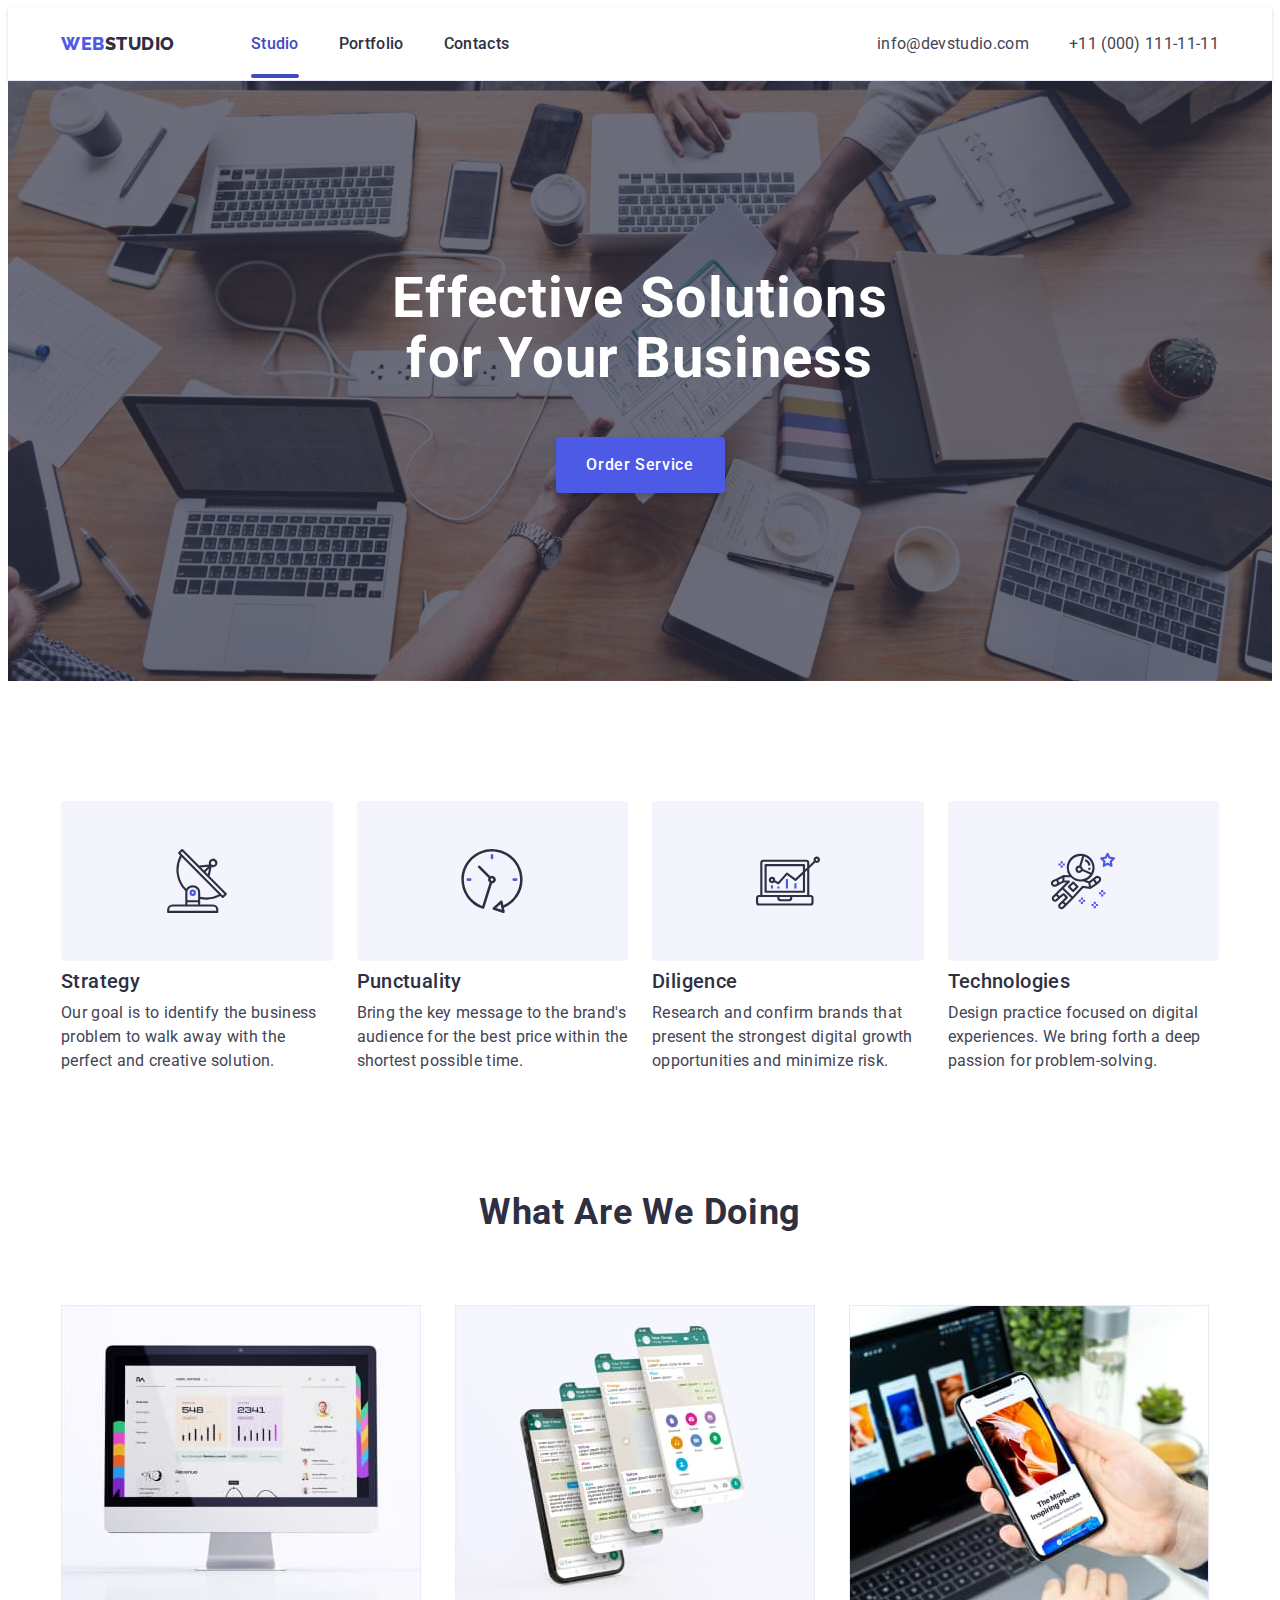
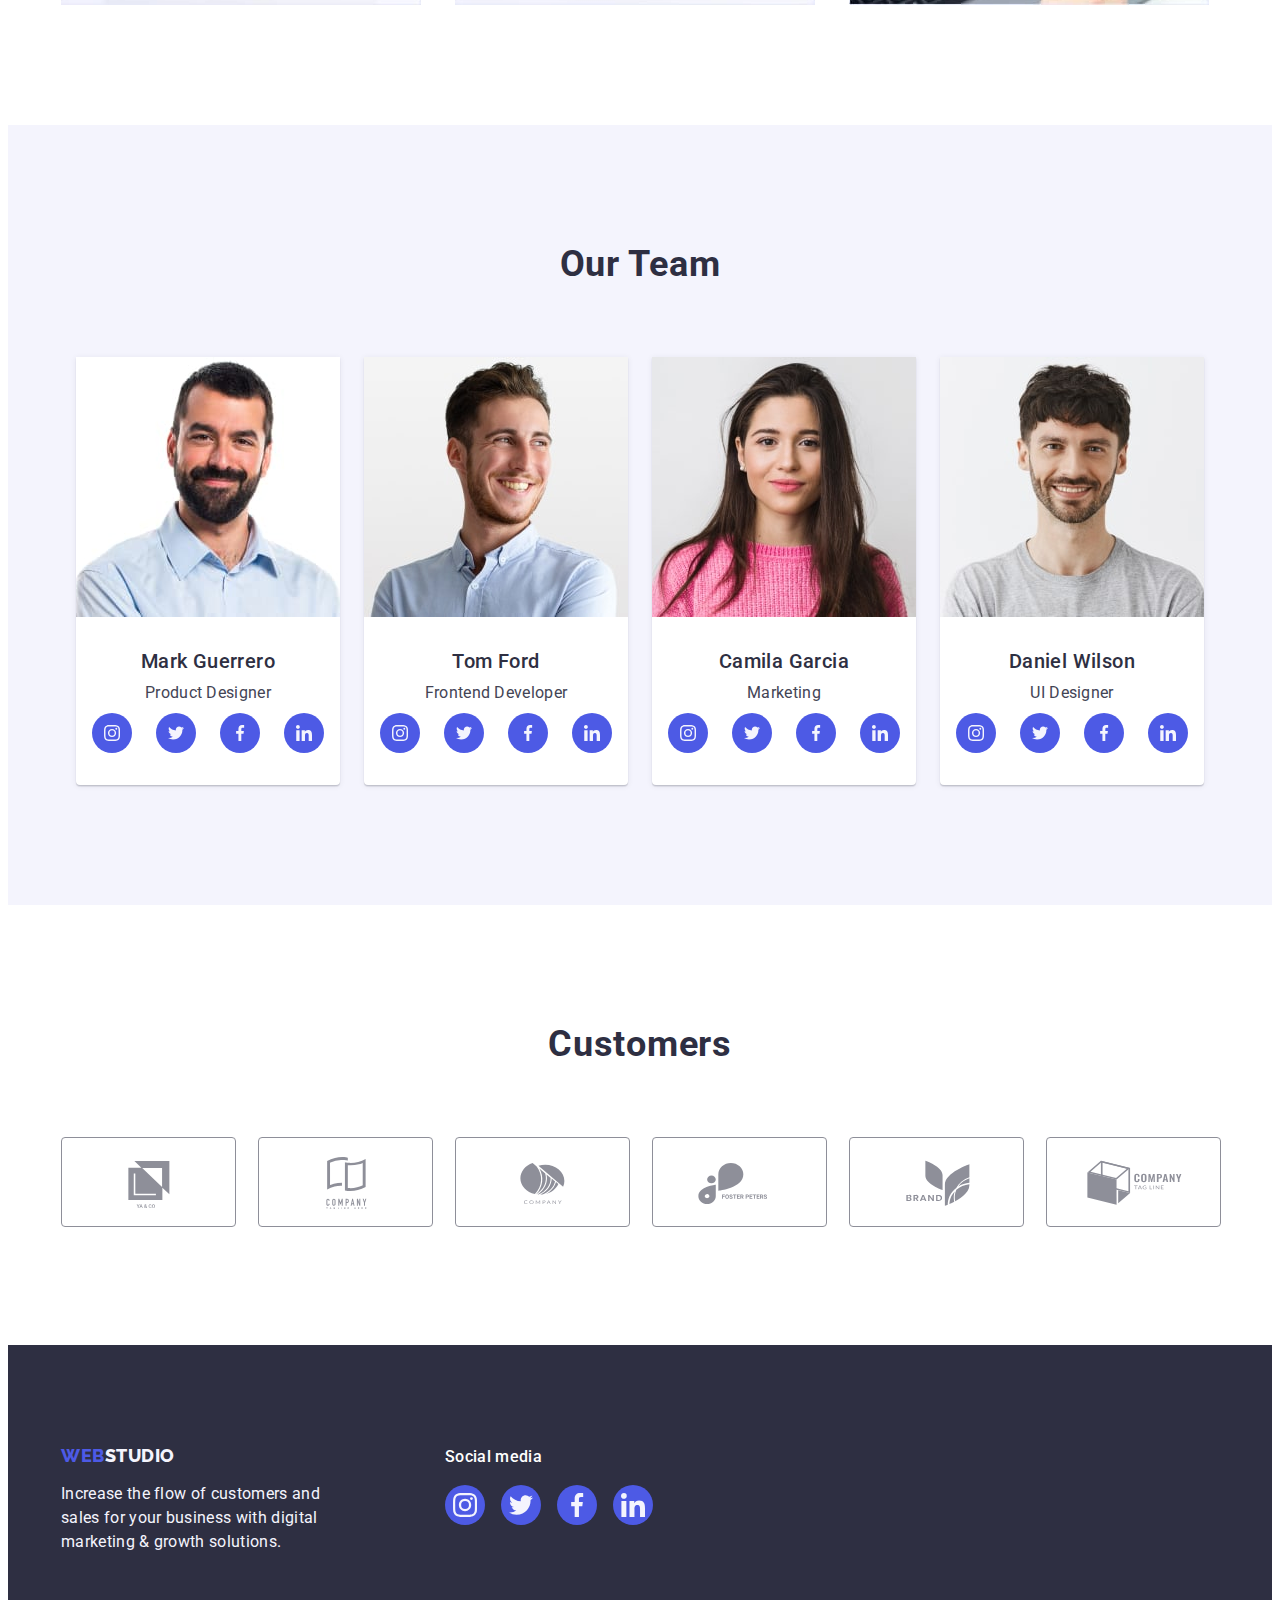
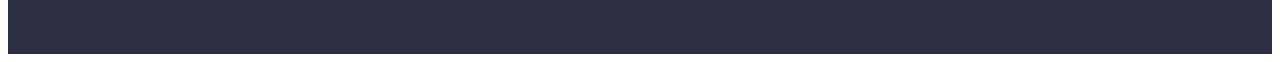
<file: index.html>
<!DOCTYPE html>
<html lang="en">
  <head>
    <meta charset="UTF-8" />
    <meta
      name="viewport"
      content="width=device-width, initial-scale=1.0"
    />
    <title>WebStudio</title>
    <!-- NORMALIZE NORMALIZE NORMALIZE NORMALIZE-->
    <link
      rel="stylesheet"
      href="https://cdnjs.cloudflare.com/ajax/libs/modern-normalize/2.0.0/modern-normalize.min.css"
      integrity="sha512-4xo8blKMVCiXpTaLzQSLSw3KFOVPWhm/TRtuPVc4WG6kUgjH6J03IBuG7JZPkcWMxJ5huwaBpOpnwYElP/m6wg=="
      crossorigin="anonymous"
      referrerpolicy="no-referrer"
    />
    <!-- FONTS FONTS FONTS FONTS FONTS -->
    <link rel="stylesheet" href="./css/style.css" />
    <link
      rel="preconnect"
      href="https://fonts.googleapis.com"
    />
    <link
      rel="preconnect"
      href="https://fonts.gstatic.com"
      crossorigin
    />
    <link
      href="https://fonts.googleapis.com/css2?family=Raleway:wght@800&family=Roboto:wght@400;500;700&display=swap"
      rel="stylesheet"
    />
  </head>
  <body>
    <!-- HEADER -->
    <header class="header">
      <div class="container header-section">
        <nav class="header-navigation list">
          <a class="header-logo link" href="./index.html"
            >Web<span class="header-logo-color"
              >Studio</span
            ></a
          >
          <ul class="header-list list">
            <li class="header-menu-item">
              <a
                class="header-link-menu current link"
                href="./index.html"
                >Studio</a
              >
            </li>
            <li class="header-menu-item">
              <a
                class="header-link-menu link"
                href="./portfolio.html"
                >Portfolio</a
              >
            </li>
            <li class="header-menu-item">
              <a class="header-link-menu link" href=""
                >Contacts</a
              >
            </li>
          </ul>
        </nav>
        <address class="header-address">
          <ul class="header-address-list list">
            <li class="header-address-item">
              <a
                class="header-link-address link"
                href="mailto:info@devstudio.com"
              >
                info@devstudio.com</a
              >
            </li>
            <li class="header-address-item">
              <a
                class="header-link-address link"
                href="tel:+110001111111"
                >+11 (000) 111-11-11</a
              >
            </li>
          </ul>
        </address>
      </div>
    </header>

    <main>
      <!------------------------ HERO ------------------------>
      <section class="hero">
        <div class="container">
          <h1 class="hero-title">
            Effective Solutions for Your Business
          </h1>
          <button
            type="button"
            class="main-button"
            data-modal-open
          >
            Order Service
          </button>
        </div>
      </section>
      <!-- 2 ADVANTAGES -->
      <section class="advantage">
        <div class="container">
          <h2 class="visually-hidden">Adnantage</h2>
          <ul class="advantage-list list">
            <li class="advantage-item">
              <div class="container-icon-advantages">
                <svg
                  class="advantage-icon"
                  width="64"
                  height="64"
                >
                  <use
                    href="./images/icons.svg#icon-antenna-1"
                  ></use>
                </svg>
              </div>
              <h3 class="advantage-subtitle">Strategy</h3>
              <p class="advantage-item-text">
                Our goal is to identify the business problem
                to walk away with the perfect and creative
                solution.
              </p>
            </li>
            <li class="advantage-item">
              <div class="container-icon-advantages">
                <svg
                  class="advantage-icon"
                  width="64"
                  height="64"
                >
                  <use
                    href="./images/icons.svg#icon-clock-1"
                  ></use>
                </svg>
              </div>
              <h3 class="advantage-subtitle">
                Punctuality
              </h3>
              <p class="advantage-item-text">
                Bring the key message to the brand's
                audience for the best price within the
                shortest possible time.
              </p>
            </li>
            <li class="advantage-item">
              <div class="container-icon-advantages">
                <svg
                  class="advantage-icon"
                  width="64"
                  height="64"
                >
                  <use
                    href="./images/icons.svg#icon-diagram-1"
                  ></use>
                </svg>
              </div>
              <h3 class="advantage-subtitle">Diligence</h3>
              <p class="advantage-item-text">
                Research and confirm brands that present the
                strongest digital growth opportunities and
                minimize risk.
              </p>
            </li>
            <li class="advantage-item">
              <div class="container-icon-advantages">
                <svg
                  class="advantage-icon"
                  width="64"
                  height="64"
                >
                  <use
                    href="./images/icons.svg#icon-astronaut-1"
                  ></use>
                </svg>
              </div>
              <h3 class="advantage-subtitle">
                Technologies
              </h3>
              <p class="advantage-item-text">
                Design practice focused on digital
                experiences. We bring forth a deep passion
                for problem-solving.
              </p>
            </li>
          </ul>
        </div>
      </section>
      <!-- 3 ABOUT US -->
      <section class="about">
        <div class="container">
          <h2 class="about-subtitle">What are we doing</h2>
          <ul class="about-list list">
            <li class="about-item">
              <img
                src="./images/img1.jpg"
                alt="Notebook"
                width="360"
                height="300"
              />
            </li>
            <li class="about-item">
              <img
                src="./images/img2.jpg"
                alt="Phones"
                width="360"
                height="300"
              />
            </li>
            <li class="about-item">
              <img
                src="./images/img3.jpg"
                alt="Notebook"
                width="360"
                height="300"
              />
            </li>
          </ul>
        </div>
      </section>
      <!-- 4 OUR TEAM -->
      <section class="team">
        <div class="container">
          <h2 class="team-people">Our Team</h2>
          <ul class="team-list list">
            <li class="team-item">
              <img
                src="./images/img-team0.jpg"
                alt="Mark Guerrero"
                width="264"
                height="260"
              />
              <div class="container-card-names">
                <h3 class="team-names">Mark Guerrero</h3>
                <p class="team-item-text">
                  Product Designer
                </p>
                <ul class="social-list-icon list">
                  <li class="social-item-icon">
                    <a
                      class="social-links link"
                      href="https://www.instagram.com/"
                      target="_blank"
                    >
                      <svg
                        class="card-icons"
                        width="16"
                        height="16"
                      >
                        <use
                          href="./images/icons.svg#icon-instagram-2"
                        ></use>
                      </svg>
                    </a>
                  </li>
                  <li class="social-item-icon">
                    <a
                      class="social-links link"
                      href="https://twitter.com/"
                      target="_blank"
                    >
                      <svg
                        class="card-icons"
                        width="16"
                        height="16"
                      >
                        <use
                          href="./images/icons.svg#icon-twitter-1"
                        ></use>
                      </svg>
                    </a>
                  </li>
                  <li class="social-item-icon">
                    <a
                      class="social-links link"
                      href="https://www.facebook.com/"
                      target="_blank"
                    >
                      <svg
                        class="card-icons"
                        width="16"
                        height="16"
                      >
                        <use
                          href="./images/icons.svg#icon-facebook-1"
                        ></use>
                      </svg>
                    </a>
                  </li>
                  <li class="social-item-icon">
                    <a
                      class="social-links link"
                      href="https://www.linkedin.com/"
                      target="_blank"
                    >
                      <svg
                        class="card-icons"
                        width="16"
                        height="16"
                      >
                        <use
                          href="./images/icons.svg#icon-linkedin-1"
                        ></use>
                      </svg>
                    </a>
                  </li>
                </ul>
              </div>
            </li>
            <li class="team-item">
              <img
                src="./images/img-team1.jpg"
                alt="Tom Ford"
                width="264"
                height="260"
              />
              <div class="container-card-names">
                <h3 class="team-names">Tom Ford</h3>
                <p class="team-item-text">
                  Frontend Developer
                </p>
                <ul class="social-list-icon list">
                  <li class="social-item-icon">
                    <a
                      class="social-links link"
                      href="https://www.instagram.com/"
                      target="_blank"
                    >
                      <svg
                        class="card-icons"
                        width="16"
                        height="16"
                      >
                        <use
                          href="./images/icons.svg#icon-instagram-2"
                        ></use>
                      </svg>
                    </a>
                  </li>
                  <li class="social-item-icon">
                    <a
                      class="social-links link"
                      href="https://twitter.com/"
                      target="_blank"
                    >
                      <svg
                        class="card-icons"
                        width="16"
                        height="16"
                      >
                        <use
                          href="./images/icons.svg#icon-twitter-1"
                        ></use>
                      </svg>
                    </a>
                  </li>
                  <li class="social-item-icon">
                    <a
                      class="social-links link"
                      href="https://www.facebook.com/"
                      target="_blank"
                    >
                      <svg
                        class="card-icons"
                        width="16"
                        height="16"
                      >
                        <use
                          href="./images/icons.svg#icon-facebook-1"
                        ></use>
                      </svg>
                    </a>
                  </li>
                  <li class="social-item-icon">
                    <a
                      class="social-links link"
                      href="https://www.linkedin.com/"
                      target="_blank"
                    >
                      <svg
                        class="card-icons"
                        width="16"
                        height="16"
                      >
                        <use
                          href="./images/icons.svg#icon-linkedin-1"
                        ></use>
                      </svg>
                    </a>
                  </li>
                </ul>
              </div>
            </li>
            <li class="team-item">
              <img
                src="./images/img-team2.jpg"
                alt="Camila Garcia"
                width="264"
                height="260"
              />
              <div class="container-card-names">
                <h3 class="team-names">Camila Garcia</h3>
                <p class="team-item-text">Marketing</p>
                <ul class="social-list-icon list">
                  <li class="social-item-icon">
                    <a
                      class="social-links link"
                      href="https://www.instagram.com/"
                      target="_blank"
                    >
                      <svg
                        class="card-icons"
                        width="16"
                        height="16"
                      >
                        <use
                          href="./images/icons.svg#icon-instagram-2"
                        ></use>
                      </svg>
                    </a>
                  </li>
                  <li class="social-item-icon">
                    <a
                      class="social-links link"
                      href="https://twitter.com/"
                      target="_blank"
                    >
                      <svg
                        class="card-icons"
                        width="16"
                        height="16"
                      >
                        <use
                          href="./images/icons.svg#icon-twitter-1"
                        ></use>
                      </svg>
                    </a>
                  </li>
                  <li class="social-item-icon">
                    <a
                      class="social-links link"
                      href="https://www.facebook.com/"
                      target="_blank"
                    >
                      <svg
                        class="card-icons"
                        width="16"
                        height="16"
                      >
                        <use
                          href="./images/icons.svg#icon-facebook-1"
                        ></use>
                      </svg>
                    </a>
                  </li>
                  <li class="social-item-icon">
                    <a
                      class="social-links link"
                      href="https://www.linkedin.com/"
                      target="_blank"
                    >
                      <svg
                        class="card-icons"
                        width="16"
                        height="16"
                      >
                        <use
                          href="./images/icons.svg#icon-linkedin-1"
                        ></use>
                      </svg>
                    </a>
                  </li>
                </ul>
              </div>
            </li>
            <li class="team-item">
              <img
                src="./images/img-team3.jpg"
                alt="Daniel Wilson"
                width="264"
                height="260"
              />
              <div class="container-card-names">
                <h3 class="team-names">Daniel Wilson</h3>
                <p class="team-item-text">UI Designer</p>
                <ul class="social-list-icon list">
                  <li class="social-item-icon">
                    <a
                      class="social-links link"
                      href="https://www.instagram.com/"
                      target="_blank"
                    >
                      <svg
                        class="card-icons"
                        width="16"
                        height="16"
                      >
                        <use
                          href="./images/icons.svg#icon-instagram-2"
                        ></use>
                      </svg>
                    </a>
                  </li>
                  <li class="social-item-icon">
                    <a
                      class="social-links link"
                      href="https://twitter.com/"
                      target="_blank"
                    >
                      <svg
                        class="card-icons"
                        width="16"
                        height="16"
                      >
                        <use
                          href="./images/icons.svg#icon-twitter-1"
                        ></use>
                      </svg>
                    </a>
                  </li>
                  <li class="social-item-icon">
                    <a
                      class="social-links link"
                      href="https://www.facebook.com/"
                      target="_blank"
                    >
                      <svg
                        class="card-icons"
                        width="16"
                        height="16"
                      >
                        <use
                          href="./images/icons.svg#icon-facebook-1"
                        ></use>
                      </svg>
                    </a>
                  </li>
                  <li class="social-item-icon">
                    <a
                      class="social-links link"
                      href="https://www.linkedin.com/"
                      target="_blank"
                    >
                      <svg
                        class="card-icons"
                        width="16"
                        height="16"
                      >
                        <use
                          href="./images/icons.svg#icon-linkedin-1"
                        ></use>
                      </svg>
                    </a>
                  </li>
                </ul>
              </div>
            </li>
          </ul>
        </div>
      </section>
      <!-- 5 CUSTOMERS -->
      <section class="customer">
        <div class="container">
          <h2 class="customer-title">Customers</h2>
          <ul class="customer-list list">
            <li class="customer-item">
              <a
                class="customer-link link"
                href="./index.html"
              >
                <svg
                  class="customer-icons"
                  width="104"
                  height="56"
                >
                  <use
                    href="./images/icons.svg#icon-Logo"
                  ></use>
                </svg>
              </a>
            </li>
            <li class="customer-item">
              <a
                class="customer-link link"
                href="./index.html"
              >
                <svg
                  class="customer-icons"
                  width="104"
                  height="56"
                >
                  <use
                    href="./images/icons.svg#icon-Logo-1"
                  ></use>
                </svg>
              </a>
            </li>
            <li class="customer-item">
              <a
                class="customer-link link"
                href="./index.html"
              >
                <svg
                  class="customer-icons"
                  width="104"
                  height="56"
                >
                  <use
                    href="./images/icons.svg#icon-Logo-2"
                  ></use>
                </svg>
              </a>
            </li>
            <li class="customer-item">
              <a
                class="customer-link link"
                href="./index.html"
              >
                <svg
                  class="customer-icons"
                  width="104"
                  height="56"
                >
                  <use
                    href="./images/icons.svg#icon-Logo-3"
                  ></use>
                </svg>
              </a>
            </li>
            <li class="customer-item">
              <a
                class="customer-link link"
                href="./index.html"
              >
                <svg
                  class="customer-icons"
                  width="104"
                  height="56"
                >
                  <use
                    href="./images/icons.svg#icon-Logo-4"
                  ></use>
                </svg>
              </a>
            </li>
            <li class="customer-item">
              <a
                class="customer-link link"
                href="./index.html"
              >
                <svg
                  class="customer-icons"
                  width="104"
                  height="56"
                >
                  <use
                    href="./images/icons.svg#icon-Logo-5"
                  ></use>
                </svg>
              </a>
            </li>
          </ul>
        </div>
      </section>
    </main>

    <!-- FOOTER -->
    <footer class="footer">
      <div class="container footer">
        <div class="container-description">
          <a class="footer-logo link" href="./index.html"
            >Web<span class="footer-decoration-logo"
              >Studio</span
            ></a
          >
          <p class="footer-text">
            Increase the flow of customers and sales for
            your business with digital marketing & growth
            solutions.
          </p>
        </div>
        <div class="container-social">
          <p class="social-title-footer">Social media</p>
          <ul class="social-icon-footer list">
            <li class="social-icon-item">
              <a
                class="social-links-footer link"
                href="https://www.instagram.com/"
                target="_blank"
              >
                <svg
                  class="card-icons"
                  width="24"
                  height="24"
                >
                  <use
                    href="./images/icons.svg#icon-instagram-2"
                  ></use>
                </svg>
              </a>
            </li>
            <li class="social-icon-item">
              <a
                class="social-links-footer link"
                href="https://twitter.com/"
                target="_blank"
              >
                <svg
                  class="card-icons"
                  width="24"
                  height="24"
                >
                  <use
                    href="./images/icons.svg#icon-twitter-1"
                  ></use>
                </svg>
              </a>
            </li>
            <li class="social-icon-item">
              <a
                class="social-links-footer link"
                href="https://www.facebook.com/"
                target="_blank"
              >
                <svg
                  class="card-icons"
                  width="24"
                  height="24"
                >
                  <use
                    href="./images/icons.svg#icon-facebook-1"
                  ></use>
                </svg>
              </a>
            </li>
            <li class="social-icon-item">
              <a
                class="social-links-footer link"
                href="https://www.linkedin.com/"
                target="_blank"
              >
                <svg
                  class="card-icons"
                  width="24"
                  height="24"
                >
                  <use
                    href="./images/icons.svg#icon-linkedin-1"
                  ></use>
                </svg>
              </a>
            </li>
          </ul>
        </div>
      </div>
    </footer>
    <div class="backdrop is-hidden" data-modal>
      <div class="modal">
        <button
          class="modal-button-close"
          data-modal-close
          type="button"
        >
          <svg
            class="modal-close-icon"
            width="8"
            height="8"
          >
            <use href="./images/icons.svg#icon-close"></use>
          </svg>
        </button>
      </div>
    </div>
    <script src="./js/modal.js"></script>
  </body>
</html>
</file>
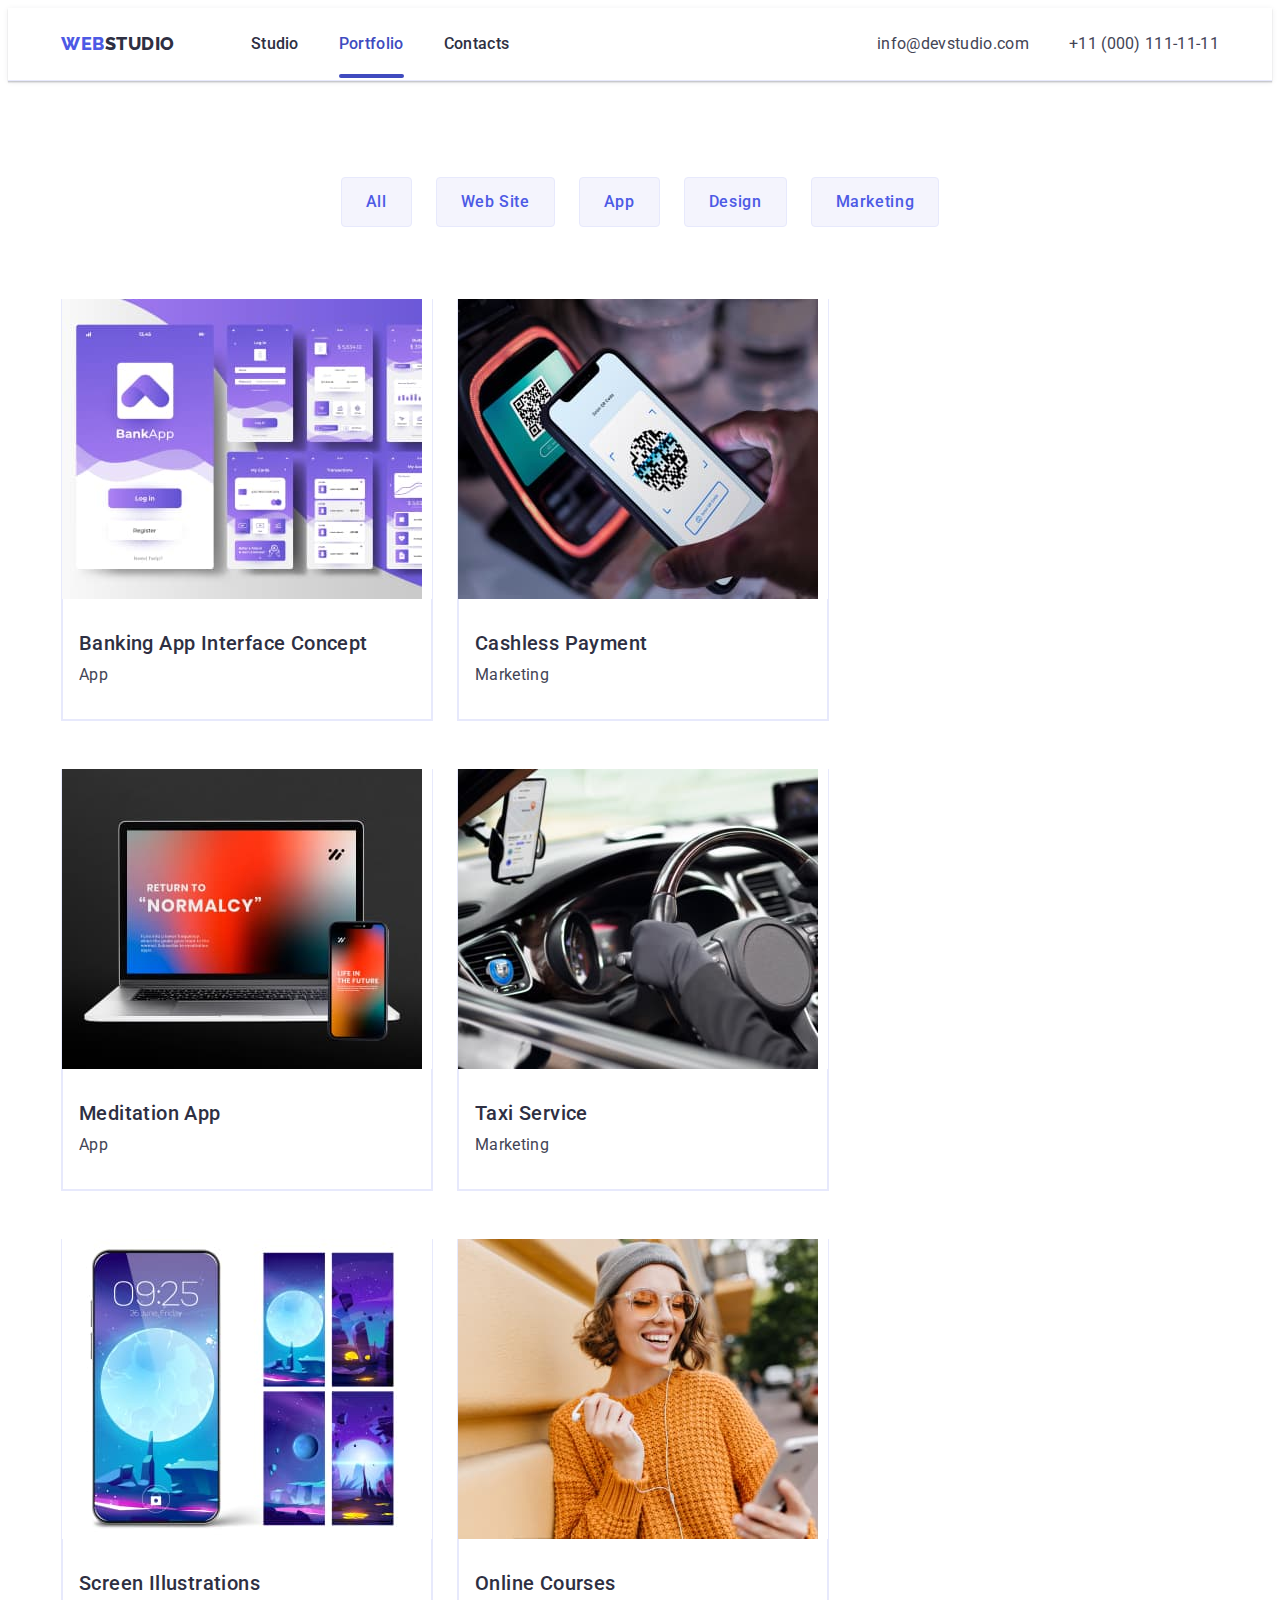
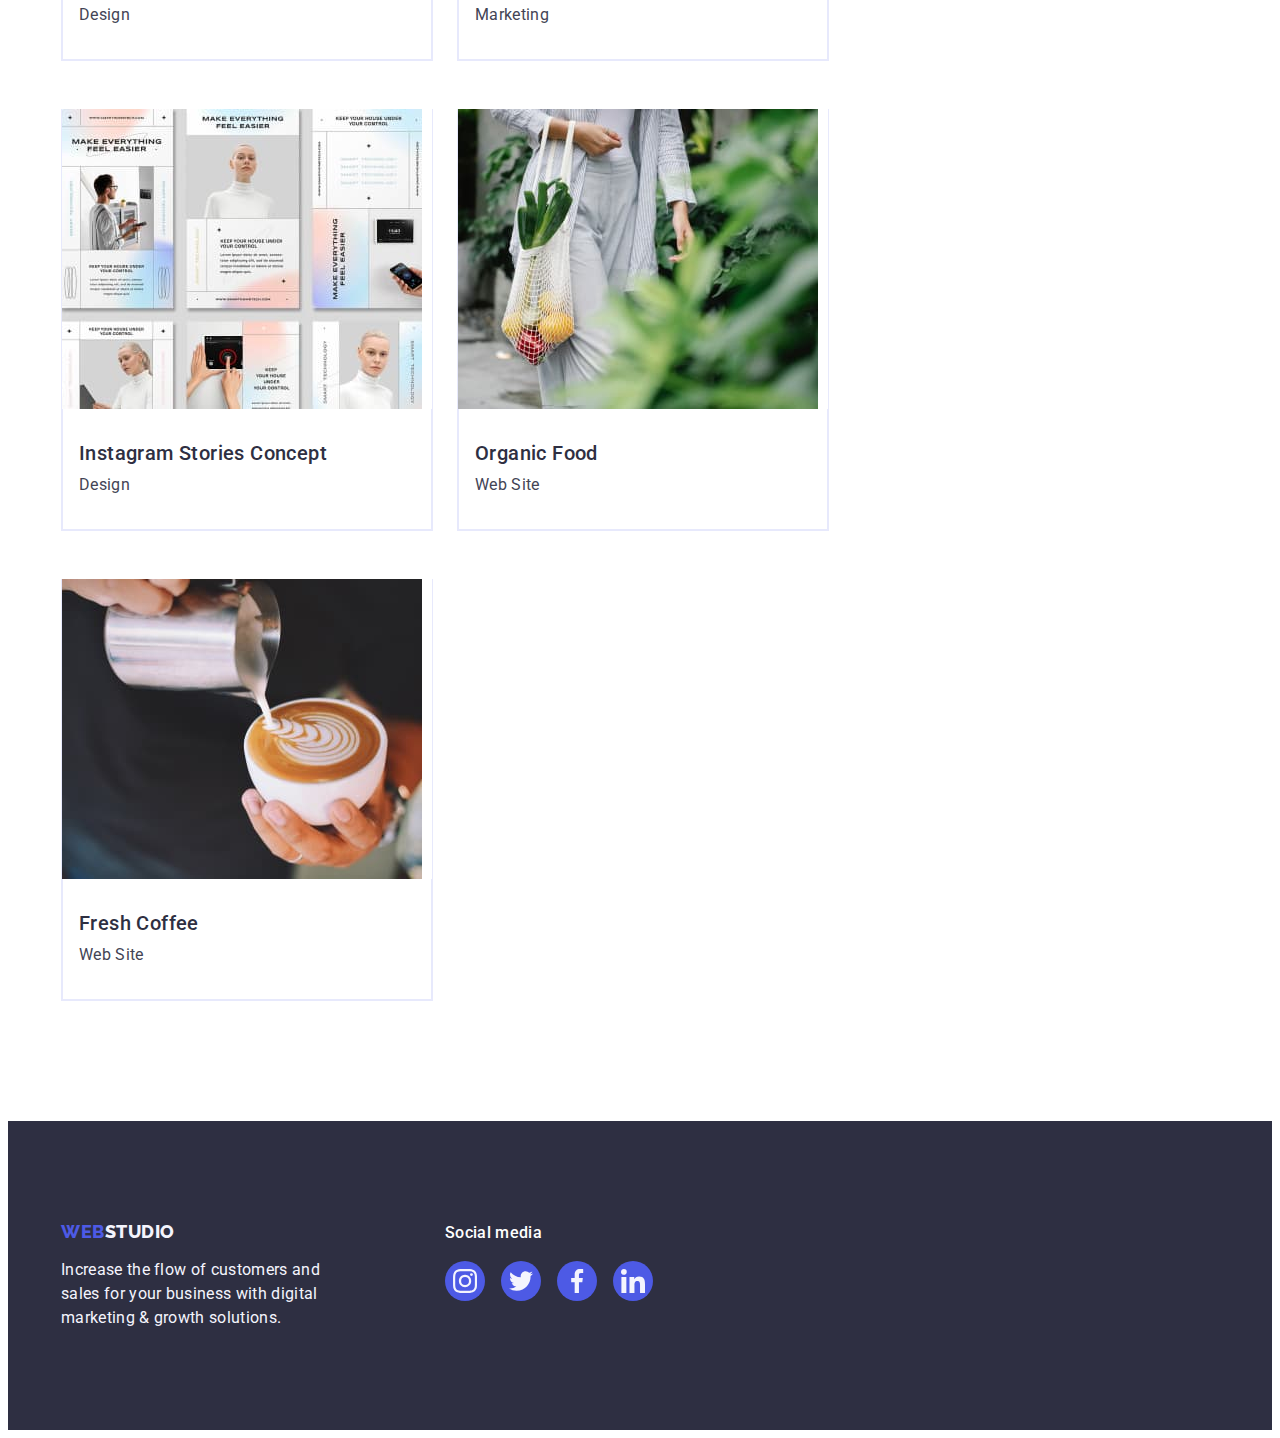
<file: portfolio.html>
<!DOCTYPE html>
<html lang="en">
  <head>
    <meta charset="UTF-8" />
    <meta
      name="viewport"
      content="width=device-width, initial-scale=1.0"
    />
    <title>WebStudio</title>
    <!-- NORMALIZE NORMALIZE NORMALIZE NORMALIZE-->
    <link
      rel="stylesheet"
      href="https://cdnjs.cloudflare.com/ajax/libs/modern-normalize/2.0.0/modern-normalize.min.css"
      integrity="sha512-4xo8blKMVCiXpTaLzQSLSw3KFOVPWhm/TRtuPVc4WG6kUgjH6J03IBuG7JZPkcWMxJ5huwaBpOpnwYElP/m6wg=="
      crossorigin="anonymous"
      referrerpolicy="no-referrer"
    />
    <!-- FONTS FONTS FONTS FONTS FONTS -->
    <link rel="stylesheet" href="./css/style.css" />
    <link
      rel="preconnect"
      href="https://fonts.googleapis.com"
    />
    <link
      rel="preconnect"
      href="https://fonts.gstatic.com"
      crossorigin
    />
    <link
      href="https://fonts.googleapis.com/css2?family=Raleway:wght@800&family=Roboto:wght@400;500;700&display=swap"
      rel="stylesheet"
    />
  </head>
  <body>
    <!-- HEADER -->
    <header class="header">
      <div class="container header-section">
        <nav class="header-navigation list">
          <a class="header-logo link" href="./index.html"
            >Web<span class="header-logo-color"
              >Studio</span
            ></a
          >
          <ul class="header-list list">
            <li class="header-menu-item">
              <a
                class="header-link-menu link"
                href="./index.html"
                >Studio</a
              >
            </li>
            <li class="header-menu-item">
              <a
                class="header-link-menu current link"
                href="./portfolio.html"
                >Portfolio</a
              >
            </li>
            <li class="header-menu-item">
              <a class="header-link-menu link" href=""
                >Contacts</a
              >
            </li>
          </ul>
        </nav>
        <address class="header-address">
          <ul class="header-address-list list">
            <li class="header-address-item">
              <a
                class="header-link-address link"
                href="mailto:info@devstudio.com"
              >
                info@devstudio.com</a
              >
            </li>
            <li class="header-address-item">
              <a
                class="header-link-address link"
                href="tel:+110001111111"
                >+11 (000) 111-11-11</a
              >
            </li>
          </ul>
        </address>
      </div>
    </header>
    <!-- SECTION -->
    <main>
      <section class="portfolio-section">
        <div class="container">
          <h1 class="visually-hidden">Adnantage</h1>
          <ul class="portfolio-list list">
            <li class="portfilio-item">
              <button
                class="portfilio-button"
                type="button"
              >
                All
              </button>
            </li>
            <li class="portfilio-item">
              <button
                class="portfilio-button"
                type="button"
              >
                Web Site
              </button>
            </li>
            <li class="portfilio-item">
              <button
                class="portfilio-button"
                type="button"
              >
                App
              </button>
            </li>
            <li class="portfilio-item">
              <button
                class="portfilio-button"
                type="button"
              >
                Design
              </button>
            </li>
            <li class="portfilio-item">
              <button
                class="portfilio-button"
                type="button"
              >
                Marketing
              </button>
            </li>
          </ul>
          <!-- Cards -->
          <ul class="card-list list">
            <li class="card-item link">
              <a href="" class="card-link link">
                <div class="card-image">
                  <img
                    src="./images/banking-app.jpg"
                    alt="Banking App Interface Concept"
                    width="360"
                    height="300"
                  />
                  <p class="card-paragraph">
                    14 Stylish and User-Friendly App Design
                    Concepts · Task Manager App · Calorie
                    Tracker App · Exotic Fruit Ecommerce App
                    · Cloud Storage App
                  </p>
                </div>

                <div class="container-card-content">
                  <h2 class="card-name">
                    Banking App Interface Concept
                  </h2>
                  <p class="card-description">App</p>
                </div>
              </a>
            </li>
            <li class="card-item link">
              <a href="" class="card-link link">
                <div class="card-image">
                  <img
                    src="./images/marketing.jpg"
                    alt="Cashless Payment"
                    width="360"
                    height="300"
                  />
                  <p class="card-paragraph">
                    14 Stylish and User-Friendly App Design
                    Concepts · Task Manager App · Calorie
                    Tracker App · Exotic Fruit Ecommerce App
                    · Cloud Storage App
                  </p>
                </div>

                <div class="container-card-content">
                  <h2 class="card-name">
                    Cashless Payment
                  </h2>
                  <p class="card-description">Marketing</p>
                </div>
              </a>
            </li>
            <li class="card-item link">
              <a href="" class="card-link link">
                <div class="card-image">
                  <img
                    src="./images/meditation.jpg"
                    alt="Meditation App"
                    width="360"
                    height="300"
                  />
                  <p class="card-paragraph">
                    14 Stylish and User-Friendly App Design
                    Concepts · Task Manager App · Calorie
                    Tracker App · Exotic Fruit Ecommerce App
                    · Cloud Storage App
                  </p>
                </div>

                <div class="container-card-content">
                  <h2 class="card-name">Meditation App</h2>
                  <p class="card-description">App</p>
                </div>
              </a>
            </li>
            <li class="card-item link">
              <a href="" class="card-link link">
                <div class="card-image">
                  <img
                    src="./images/service.jpg"
                    alt="Taxi Service"
                    width="360"
                    height="300"
                  />
                  <p class="card-paragraph">
                    14 Stylish and User-Friendly App Design
                    Concepts · Task Manager App · Calorie
                    Tracker App · Exotic Fruit Ecommerce App
                    · Cloud Storage App
                  </p>
                </div>

                <div class="container-card-content">
                  <h2 class="card-name">Taxi Service</h2>
                  <p class="card-description">Marketing</p>
                </div>
              </a>
            </li>
            <li class="card-item link">
              <a href="" class="card-link link">
                <div class="card-image">
                  <img
                    src="./images/illustrations.jpg"
                    alt="Screen Illustrations"
                    width="360"
                    height="300"
                  />
                  <p class="card-paragraph">
                    14 Stylish and User-Friendly App Design
                    Concepts · Task Manager App · Calorie
                    Tracker App · Exotic Fruit Ecommerce App
                    · Cloud Storage App
                  </p>
                </div>

                <div class="container-card-content">
                  <h2 class="card-name">
                    Screen Illustrations
                  </h2>
                  <p class="card-description">Design</p>
                </div>
              </a>
            </li>
            <li class="card-item link">
              <a href="" class="card-link link">
                <div class="card-image">
                  <img
                    src="./images/cources.jpg"
                    alt="Online cources"
                    width="360"
                    height="300"
                  />
                  <p class="card-paragraph">
                    14 Stylish and User-Friendly App Design
                    Concepts · Task Manager App · Calorie
                    Tracker App · Exotic Fruit Ecommerce App
                    · Cloud Storage App
                  </p>
                </div>

                <div class="container-card-content">
                  <h2 class="card-name">Online Courses</h2>
                  <p class="card-description">Marketing</p>
                </div>
              </a>
            </li>
            <li class="card-item link">
              <a href="" class="card-link link">
                <div class="card-image">
                  <img
                    src="./images/instagram-stories.jpg"
                    alt="Instagram Stories Concept"
                    width="360"
                    height="300"
                  />
                  <p class="card-paragraph">
                    14 Stylish and User-Friendly App Design
                    Concepts · Task Manager App · Calorie
                    Tracker App · Exotic Fruit Ecommerce App
                    · Cloud Storage App
                  </p>
                </div>

                <div class="container-card-content">
                  <h2 class="card-name">
                    Instagram Stories Concept
                  </h2>
                  <p class="card-description">Design</p>
                </div>
              </a>
            </li>
            <li class="card-item link">
              <a href="" class="card-link link">
                <div class="card-image">
                  <img
                    src="./images/food.jpg"
                    alt="Organic Food"
                    width="360"
                    height="300"
                  />
                  <p class="card-paragraph">
                    14 Stylish and User-Friendly App Design
                    Concepts · Task Manager App · Calorie
                    Tracker App · Exotic Fruit Ecommerce App
                    · Cloud Storage App
                  </p>
                </div>

                <div class="container-card-content">
                  <h2 class="card-name">Organic Food</h2>
                  <p class="card-description">Web Site</p>
                </div>
              </a>
            </li>
            <li class="card-item link">
              <a href="" class="card-link link">
                <div class="card-image">
                  <img
                    src="./images/coffee.jpg"
                    alt="Fresh Coffee"
                    width="360"
                    height="300"
                  />
                  <p class="card-paragraph">
                    14 Stylish and User-Friendly App Design
                    Concepts · Task Manager App · Calorie
                    Tracker App · Exotic Fruit Ecommerce App
                    · Cloud Storage App
                  </p>
                </div>

                <div class="container-card-content">
                  <h2 class="card-name">Fresh Coffee</h2>
                  <p class="card-description">Web Site</p>
                </div>
              </a>
            </li>
          </ul>
        </div>
      </section>
    </main>

    <!-- FOOTER -->
    <footer class="footer">
      <div class="container footer">
        <div class="container-description">
          <a class="footer-logo link" href="./index.html"
            >Web<span class="footer-decoration-logo"
              >Studio</span
            ></a
          >
          <p class="footer-text">
            Increase the flow of customers and sales for
            your business with digital marketing & growth
            solutions.
          </p>
        </div>
        <div class="container-social">
          <p class="social-title-footer">Social media</p>
          <ul class="social-icon-footer list">
            <li class="social-icon-item">
              <a
                class="social-links-footer link"
                href="https://www.instagram.com/"
                target="_blank"
              >
                <svg
                  class="card-icons"
                  width="24"
                  height="24"
                >
                  <use
                    href="./images/icons.svg#icon-instagram-2"
                  ></use>
                </svg>
              </a>
            </li>
            <li class="social-icon-item">
              <a
                class="social-links-footer link"
                href="https://twitter.com/"
                target="_blank"
              >
                <svg
                  class="card-icons"
                  width="24"
                  height="24"
                >
                  <use
                    href="./images/icons.svg#icon-twitter-1"
                  ></use>
                </svg>
              </a>
            </li>
            <li class="social-icon-item">
              <a
                class="social-links-footer link"
                href="https://www.facebook.com/"
                target="_blank"
              >
                <svg
                  class="card-icons"
                  width="24"
                  height="24"
                >
                  <use
                    href="./images/icons.svg#icon-facebook-1"
                  ></use>
                </svg>
              </a>
            </li>
            <li class="social-icon-item">
              <a
                class="social-links-footer link"
                href="https://www.linkedin.com/"
                target="_blank"
              >
                <svg
                  class="card-icons"
                  width="24"
                  height="24"
                >
                  <use
                    href="./images/icons.svg#icon-linkedin-1"
                  ></use>
                </svg>
              </a>
            </li>
          </ul>
        </div>
      </div>
    </footer>
  </body>
</html>
</file>
<file: css/style.css>
body {
  font-family: "Roboto", sans-serif;
  color: var(--slate);
  background-color: var(--white);
}
:root {
  --iris: #4d5ae5;
  --ocean: #404bbf;
  --navy-blue: #2e2f42;
  --green: #31d0aa;
  --slate: #434455;
  --light-slate: #8e8f99;
  --cornflower: #e7e9fc;
  --cloud: #f4f4fd;
  --navy-blue-modal: #2e2f42;
  --grey: #2e2f42;
  --white: #ffffff;
  --dairy: #fcfcfc;
  background-color: var(--white);
  font-family: "Roboto";
}

.container {
  width: 1158px;
  padding: 0 15px;
  margin: 0 auto;
}

ul,
li,
h1,
h2,
h3,
h4,
h5,
h6,
p {
  margin: 0;
  padding: 0;
}
/**
|============================
 | COMPONENT STYLE
 |============================
*/

.list {
  list-style: none;
}
.link {
  text-decoration: none;
}

img {
  display: block;
  max-width: 100%;
  height: auto;
}

/**
|============================
 | HEADER
 |============================
*/
.header {
  border-bottom: 1px solid var(--cornflower, #e7e9fc);
  box-shadow: 0px 2px 1px rgba(46, 47, 66, 0.08),
    0px 1px 1px rgba(46, 47, 66, 0.16),
    0px 1px 6px rgba(46, 47, 66, 0.08);
}

.container.header-section {
  display: flex;
}
.header-navigation.list {
  display: flex;
  align-items: center;
}

.header-logo {
  color: var(--iris, #4d5ae5);
  font-family: Raleway;
  font-size: 18px;
  font-weight: 800;
  line-height: 1.17; /* 116.667% */
  letter-spacing: 0.03em;
  text-transform: uppercase;
  margin-right: 76px;
  padding: 24px 0;
  display: flex;
}

.header-logo-color {
  color: var(--navy-blue, #2e2f42);
}

.header-list {
  display: flex;
  gap: 40px;
  position: relative;
}

.header-menu-item {
  font-size: 16px;
  font-weight: 500;
  line-height: 1.5; /* 150% */
  letter-spacing: 0.02em;
  text-decoration: none;
}

.header-link-menu {
  padding: 24px 0;
  color: var(--navy-blue);
}
.header-link-menu:hover,
.header-link-menu:focus {
  color: var(--ocean);
}

.current {
  color: #404bbf;
  transition: color 250ms cubic-bezier(0.4, 0, 0.2, 1);
  position: relative;
}

.current::after {
  content: "";
  position: absolute;
  left: 0;
  bottom: -1px;
  height: 4px;
  background-color: #404bbf;
  border-radius: 2px;
  display: block;
  width: 100%;
}

.header-address {
  font-style: normal;
  margin-left: auto;
}

.header-address-list {
  display: flex;
  gap: 40px;
}

.header-address-item {
  display: flex;
}

.header-link-address {
  color: var(--slate);
  font-size: 16px;
  line-height: 1.5; /* 150% */
  letter-spacing: 0.02em;
  color: var(--slate);
  padding: 24px 0;
  transition: color 250ms cubic-bezier(0.4, 0, 0.2, 1);
}

.header-link-address:hover,
.header-link-address:focus {
  color: var(--ocean);
}

/**
|============================
 | HERO
 |============================
*/

.hero {
  padding: 188px 0;
  background: var(--navyblue, #2e2f42);
  background-image: linear-gradient(
      rgba(46, 47, 66, 0.7),
      rgba(46, 47, 66, 0.7)
    ),
    url(../images/hero-image.jpg);
  background-repeat: no-repeat;
  background-position: center center;
  background-size: cover;
  max-width: 1440px;
  margin: 0 auto;
}

.hero-title {
  color: #fff;
  font-family: inherit;
  text-align: center;
  font-size: 56px;
  line-height: 1.07; /* 107.143% */
  letter-spacing: 0.02em;
  max-width: 496px;
  margin: 0 auto 48px auto;
}

.main-button {
  color: var(--white, #fff);
  background-color: #4d5ae5;
  font-family: inherit;
  font-size: 16px;
  font-weight: 500;
  line-height: 1.5; /* 150% */
  letter-spacing: 0.04em;
  cursor: pointer;
  display: block;
  margin: 0 auto;
  min-width: 169px;
  border: none;
  height: 56px;
  border-radius: 4px;
  background: var(--iris, #4d5ae5);
  box-shadow: 0px 4px 4px 0px rgba(0, 0, 0, 0.15);
  transition: background-color 250ms
    cubic-bezier(0.4, 0, 0.2, 1);
}

.main-button:hover,
.main-button:focus {
  background-color: #404bbf;
}

/**
|============================
 | ADVANTAGES
 |============================
*/
.advantage {
  padding: 120px 0;
}

.visually-hidden {
  position: absolute;
  width: 1px;
  height: 1px;
  margin: -1px;
  border: 0;
  padding: 0;
  white-space: nowrap;
  clip-path: inset(100%);
  clip: rect(0 0 0 0);
  overflow: hidden;
}

.advantage-list {
  display: flex;
  gap: 24px;
}
.advantage-subtitle {
  color: var(--navy-blue);
  font-size: 20px;
  font-weight: 500;
  line-height: 1.2; /* 120% */
  letter-spacing: 0.02em;
  margin-bottom: 8px;
}

.advantage-item {
  flex-basis: calc((100% - 3 * 24px) / 4);
}

.container-icon-advantages {
  display: flex;
  align-items: center;
  justify-content: center;
  height: 112px;
  background-color: var(--cloud);
  position: relative;
  padding: 24px 100px;
  border-radius: 4px;
  margin-bottom: 8px;
}

.advantage-item-text {
  color: var(--slate, #434455);
  font-size: 16px;
  line-height: 1.5; /* 150% */
  letter-spacing: 0.02em;
}

/**
|============================
 | 3 ABOUT US
 |============================
*/
.about {
  padding-bottom: 120px;
}
.about-subtitle {
  color: var(--navyblue, #2e2f42);
  text-align: center;
  font-size: 36px;
  line-height: 1.11; /* 111.111% */
  letter-spacing: 0.02em;
  text-transform: capitalize;
  margin-bottom: 72px;
}

.about-list {
  display: flex;
  gap: 24px;
}

.about-item {
  width: calc((100% - 48px) / 3);
}

/**
|============================
 | 4 OUR TEAM
 |============================
*/
.team {
  background: var(--cloud, #f4f4fd);
  padding: 120px 0;
}

.team-people {
  color: var(--navy-blue);
  text-align: center;
  font-size: 36px;
  line-height: 1.11; /* 111.111% */
  letter-spacing: 0.02em;
  text-transform: capitalize;
  margin-bottom: 72px;
}

.team-item {
  background-color: var(--white);
  display: inline-flex;
  padding-bottom: 0px;
  flex-direction: column;
  justify-content: center;
  align-items: center;
  border-radius: 0px 0px 4px 4px;
  background: var(--white, #fff);
  box-shadow: 0px 2px 1px 0px rgba(46, 47, 66, 0.08),
    0px 1px 1px 0px rgba(46, 47, 66, 0.16),
    0px 1px 6px 0px rgba(46, 47, 66, 0.08);
  transition: background-color 250ms
    cubic-bezier(0.4, 0, 0.2, 1);
}

.team-list {
  display: flex;
  justify-content: center;
  gap: 24px;
}
.container-card-names {
  padding: 32px 0;
  display: flex;
  max-width: 232px;
  flex-direction: column;
  justify-content: center;
  align-items: center;
  /* gap: 8px; */
  /* margin: 32px 16px; */
}
.team-names {
  color: var(--navy-blue);
  text-align: center;
  font-size: 20px;
  font-weight: 500;
  line-height: 1.2; /* 120% */
  letter-spacing: 0.02em;
  margin-bottom: 8px;
}

.team-item-text {
  color: var(--slate, #434455);
  text-align: center;
  font-size: 16px;
  line-height: 1.5; /* 150% */
  letter-spacing: 0.02em;
  margin-bottom: 8px;
}

.social-list-icon {
  display: flex;
  justify-content: center;
  align-items: center;
  gap: 24px;
}

.social-item-icon {
  width: 40px;
  height: 40px;
}
.social-links {
  width: 100%;
  height: 100%;
  display: flex;
  background-color: var(--iris);
  border-radius: 50%;
  justify-content: center;
  align-items: center;
  transition: background-color 250ms
    cubic-bezier(0.4, 0, 0.2, 1);
}

.social-links:hover,
.social-links:focus {
  background-color: #404bbf;
}
.card-icons {
  fill: var(--cloud);
}

/**
|=====================================
 | CUSTOMER CUSTOMER CUSTOMER CUSTOMER
 |=====================================
*/
.customer {
  padding: 120px 0;
}

.customer-title {
  color: var(--navyblue, #2e2f42);
  text-align: center;
  font-size: 36px;
  line-height: 1.11; /* 111.111% */
  letter-spacing: 0.02em;
  text-transform: capitalize;
  margin-bottom: 72px;
}

.customer-list {
  display: flex;
  gap: 24px;
}

.customer-item {
  width: calc((100% - 120px) / 6);
  height: 88px;
}

.customer-link {
  width: 100%;
  height: 100%;
  border: 1px solid var(--light-slate);
  border-radius: 4px;
  display: flex;
  justify-content: center;
  align-items: center;
  color: var(--light-slate);
  transition: border-color 250ms
      cubic-bezier(0.4, 0, 0.2, 1),
    color 250ms cubic-bezier(0.4, 0, 0.2, 1);
}

.customer-link:hover,
.customer-link:focus {
  border-color: #404bbf;
  color: #404bbf;
}
.customer-icons {
  fill: currentColor;
}
/* 
.customer-icons:hover,
.customer-icons:focus {
  color: var(--ocean, #404bbf);
  border-color: currentColor;
} */

/**
|=========================================
 | PORTFOLIO PORTFOLIO PORTFOLIO PORTFOLIO
 |=========================================
*/
.portfolio-section {
  padding-top: 96px;
  padding-bottom: 120px;
}

.portfolio-list {
  display: flex;
  justify-content: center;
  gap: 24px;
  margin-bottom: 72px;
}

/* .btn-text {
  color: var(--iris);
  text-align: center;
  font-size: 16px;
  font-weight: 500;
  line-height: 1.5; /* 150% */
  /* letter-spacing: 0.04em;
} */ 

/* .btn-text:hover,
.btn-text:focus {
  color: var(--white);
  background-color: var(--ocean);
} */

.portfilio-button {
  color: #4d5ae5;
  background-color: #f4f4fd;
  font-family: inherit;
  font-size: 16px;
  font-weight: 500;
  line-height: 1.5; /* 150% */
  letter-spacing: 0.04em;
  cursor: pointer;
  display: inline-flex;
  padding: 12px 24px;
  justify-content: center;
  align-items: center;
  border-radius: 4px;
  border: 1px solid var(--cornflower, #e7e9fc);
  background: var(--cloud, #f4f4fd);
  transition: color 250ms cubic-bezier(0.4, 0, 0.2, 1),
    background-color 250ms cubic-bezier(0.4, 0, 0.2, 1),
    border-color 250ms cubic-bezier(0.4, 0, 0.2, 1),
    box-shadow 250ms cubic-bezier(0.4, 0, 0.2, 1);
}


.portfilio-button:hover {
  color: var(--white);
  background-color: #404bbf;
  border: 1px solid transparent;
  box-shadow: 0px 3px 1px rgba(0, 0, 0, 0.1),
    0px 2px 1px rgba(0, 0, 0, 0.08),
    0px 2px 2px rgba(0, 0, 0, 0.12);
}

.portfilio-button:focus{
  color: var(--white);
  background-color: #404bbf;
  border: 1px solid transparent;
  box-shadow: 0px 3px 1px rgba(0, 0, 0, 0.1),
    0px 2px 1px rgba(0, 0, 0, 0.08),
    0px 2px 2px rgba(0, 0, 0, 0.12);
}

/* .portfilio-button:active {
  color: #ffffff;
  background-color: #404bbf;
} */



.card-image {
  position: relative;
  overflow: hidden;
}

.card-item {
  width: calc((100% - 48px) / 3);
  border: 1px solid var(--cornflower, #e7e9fc);
  border-top: none;
  background: #ffffff;
}

.card-link {
  display: block;
  transition: box-shadow 250ms cubic-bezier(0.4, 0, 0.2, 1);
}

.card-link:hover,
.card-link:focus {
  transform: translateY(0%);
  box-shadow: 0px 1px 6px rgba(46, 47, 66, 0.08),
    0px 1px 1px rgba(46, 47, 66, 0.16),
    0px 2px 1px rgba(46, 47, 66, 0.08);
}

.card-link:hover .card-paragraph,
.card-link:focus .card-paragraph {
  transform: translateY(0%);
}
.card-list {
  display: flex;
  flex-wrap: wrap;
  column-gap: 24px;
  row-gap: 48px;
}

.container-card-content {
  padding: 32px 16px;
  border: 1px solid #e7e9fc;
  border-top: none;
  background: var(--white, #fff);
}

.card-name {
  font-weight: 500;
  font-size: 20px;
  line-height: 1.2;
  letter-spacing: 0.02em;
  color: var(--navy-blue);
  margin-bottom: 8px;
}

.card-description {
  font-size: 16px;
  line-height: 1.5;
  letter-spacing: 0.02em;
  color: var(--slate);
}

.hover-card-text {
  transition: transform 250ms cubic-bezier(0.4, 0, 0.2, 1);
}

.card-paragraph {
  position: absolute;
  top: 0;
  font: size 16px;
  line-height: 1.5;
  letter-spacing: 0.02em;
  color: var(--cloud);
  padding: 40px 32px;
  background-color: var(--iris);
  height: 100%;
  width: 100%;
  transform: translateY(100%);
  transition: transform 250ms cubic-bezier(0.4, 0, 0.2, 1);
}

/**
|==========================================
 | FOOTER FOOTER FOOTER FOOTER FOOTER
 |==========================================
*/

.footer {
  background: var(--navyblue, #2e2f42);
  padding: 100px 0;
}

.container.footer {
  display: flex;
  padding: 0;
  align-items: baseline;
}

.container-description {
  margin-right: 120px;
}
.footer-logo {
  color: var(--iris, #4d5ae5);
  font-family: Raleway;
  font-size: 18px;
  font-weight: 800;
  line-height: 1.17; /* 116.667% */
  letter-spacing: 0.03em;
  text-transform: uppercase;
  display: inline-block;
  margin-bottom: 16px;
}

.footer-text {
  color: var(--cloud, #f4f4fd);
  font-size: 16px;
  line-height: 1.5; /* 150% */
  letter-spacing: 0.02em;
  max-width: 264px;
}

.footer-decoration-logo {
  color: var(--cloud, #f4f4fd);
}

.social-title-footer {
  color: var(--white, #fff);
  font-size: 16px;
  font-weight: 500;
  line-height: 1.5; /* 150% */
  letter-spacing: 0.02em;
  margin-bottom: 16px;
}

.social-icon-footer {
  display: flex;
  gap: 16px;
}

.social-icon-item {
  width: 40px;
  height: 40px;
}
.social-links-footer {
  width: 100%;
  height: 100%;
  background-color: var(--iris);
  border-radius: 50%;
  display: flex;
  justify-content: center;
  align-items: center;
  transition: background-color 250ms
    cubic-bezier(0.4, 0, 0.2, 1);
}

.social-links-footer:hover,
.social-links-footer:focus {
  background-color: var(--green);
}

/**
|=============================================
 | MODAL MODAL MODAL MODAL MODAL MODAL MODAL
 |=============================================
*/
.backdrop {
  background: var(--navyblue-modal, rgba(46, 47, 66, 0.4));
  position: fixed;
  width: 100%;
  height: 100%;
  left: 0;
  top: 0;
  transition: opacity 250ms cubic-bezier(0.4, 0, 0.2, 1),
    visibility 250ms cubic-bezier(0.4, 0, 0.2, 1);
}

.is-hidden {
  opacity: 0;
  visibility: hidden;
  pointer-events: none;
}

.modal {
  position: absolute;
  top: 50%;
  left: 50%;
  transform: translate(-50%, -50%) scale(1);
  transition: transform 250ms cubic-bezier(0.4, 0, 0.2, 1);
  width: 408px;
  min-height: 584px;
  border-radius: 4px;
  background: var(--dairy, #fcfcfc);
  box-shadow: 0px 2px 1px 0px rgba(0, 0, 0, 0.2),
    0px 1px 3px 0px rgba(0, 0, 0, 0.12),
    0px 1px 1px 0px rgba(0, 0, 0, 0.14);
}

.modal-button-close {
  position: absolute;
  width: 24px;
  height: 24px;
  top: 24px;
  right: 24px;
  display: flex;
  align-items: center;
  justify-content: center;
  border-radius: 50%;
  background-color: var(--cornflower);
  border: 1px solid rgba(0, 0, 0, 0.1);
  stroke: rgba(0, 0, 0, 0.1);
  padding: 0;
  cursor: pointer;
  transition: background-color 250ms
      cubic-bezier(0.4, 0, 0.2, 1),
    border 250ms cubic-bezier(0.4, 0, 0.2, 1);
}

.modal-button-close:hover {
  background-color: var(--ocean);
  border: none;
  fill: #ffffff;
}
.modal-button-close:focus {
  background-color: var(--ocean);
  border: none;
  fill: #ffffff;
}

.modal-close-icon {
  /* fill: var(--navy-blue); */
  transition: fill 250ms cubic-bezier(0.4, 0, 0.2, 1);
}

.modal-close-icon:hover,
.modal-close-icon:focus {
  fill: var(--white);
}
</file>
